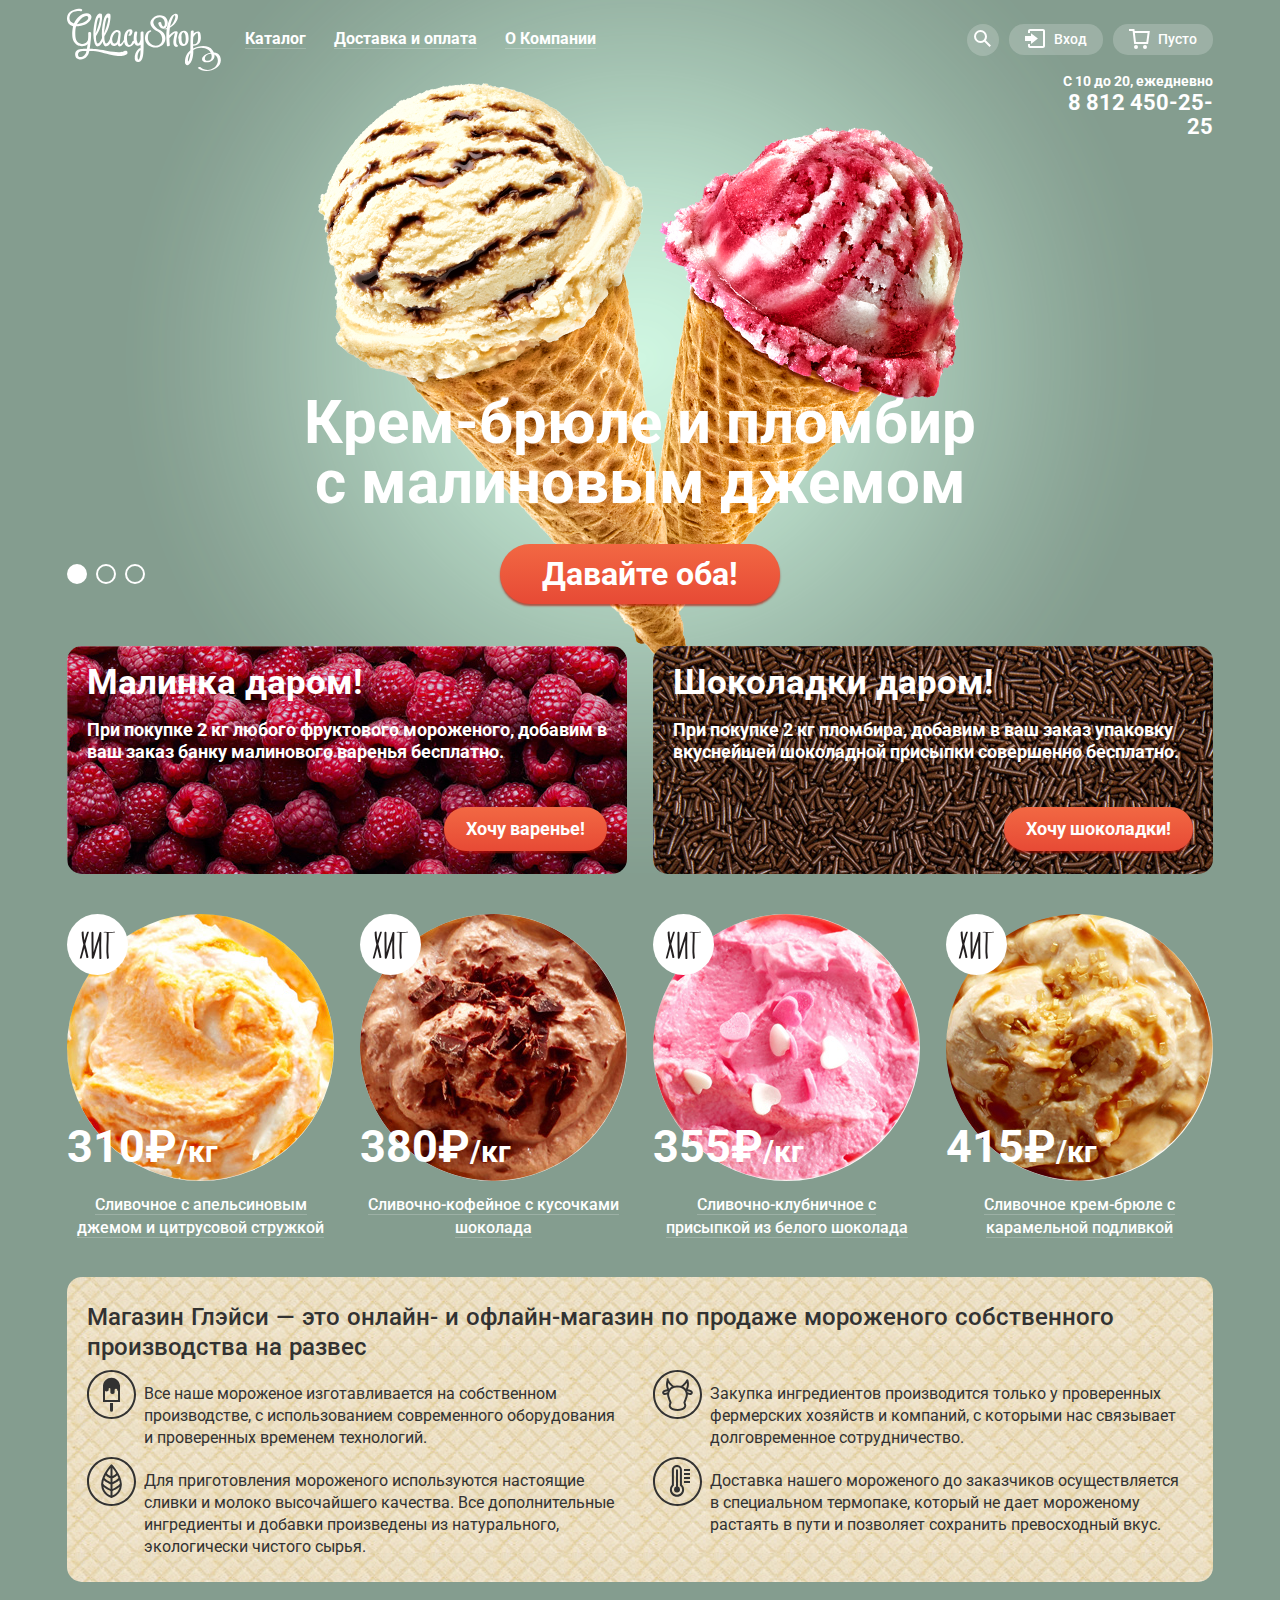
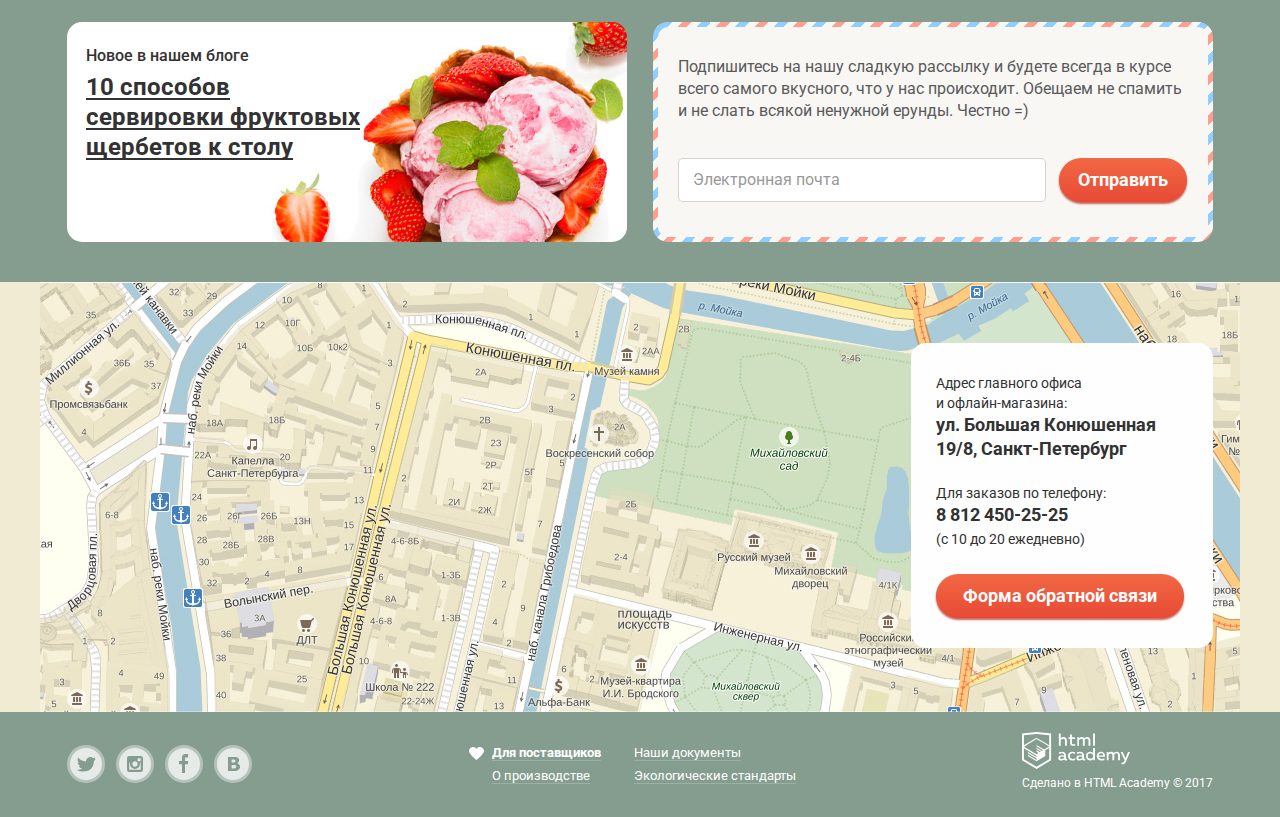
<file: glacy/index.html>
<!DOCTYPE html>
<html lang="ru">
  <head>
    <meta charset="utf-8">
    <title>HTML Academy: Глейси</title>
    <link href="https://fonts.googleapis.com/css?family=Roboto:400,500,700" rel="stylesheet">
    <link href="css/normalize.css" rel="stylesheet">
    <link href="css/style.min.css" rel="stylesheet">
    <meta name="format-detection" content="telephone=no">
  </head>
  <body>
    <input class="visually-hidden slide-1" type="radio" id="product-1" name="toggle" checked>
    <input class="visually-hidden slide-2" type="radio" id="product-2" name="toggle">
    <input class="visually-hidden slide-3" type="radio" id="product-3" name="toggle">
    <div class="site-wrapper">
      <div class="page-wrapper">
        <header class="main-header">
          <nav class="main-navigation">
            <a class="main-header-logo">
              <img src="img/logo.svg" width="154" height="64" alt="Логотип Gllacy Shop">
            </a>
            <ul class="site-navigation">
              <li class="menu-item" tabindex="0">
                <a>Каталог</a>
                <ul class="submenu">
                  <li class="submenu-item submenu-item-new">
                    <a href="#">Новинки</a>
                  </li>
                  <li class="submenu-item">
                    <a href="catalog.html">Сливочное</a>
                  </li>
                  <li class="submenu-item">
                    <a href="#">Щербеты</a>
                  </li>
                  <li class="submenu-item">
                    <a href="#">Фруктовый лед</a>
                  </li>
                  <li class="submenu-item">
                    <a href="#">Мелорин</a>
                  </li>
                </ul>
              </li>
              <li class="menu-item"><a href="#">Доставка и оплата</a></li>
              <li class="menu-item"><a href="#">О Компании</a></li>
            </ul>
            <ul class="user-navigation">
              <li class="search">
                <a class="search-link" href="#"><span class="visually-hidden">Поиск</span>
                <svg xmlns="http://www.w3.org/2000/svg" xmlns:xlink="http://www.w3.org/1999/xlink" width="17" height="17" viewBox="0 0 17 17"><path d="M16.958 15.527L11.75 10.32A6.455 6.455 0 0 0 13 6.5 6.5 6.5 0 1 0 6.5 13a6.465 6.465 0 0 0 3.839-1.263l5.205 5.204 1.414-1.414zM6.5 11C4.019 11 2 8.981 2 6.5S4.019 2 6.5 2 11 4.019 11 6.5 8.981 11 6.5 11z"/></svg>
              </a>
              <div class="popup popup-search">
                <form class="search-form" action="https://echo.htmlacademy.ru" method="get">
                  <label class="visually-hidden" for="search">Поиск</label>
                  <input type="search" name="search" id="search" placeholder="Что ищем?">
                </form>
              </div>
            </li>
            <li class="login">
              <a class="login-link" href="#"><svg xmlns="http://www.w3.org/2000/svg" xmlns:xlink="http://www.w3.org/1999/xlink" width="21" height="19" viewBox="0 0 21 19"><g><path d="M6 14.875L12.917 9.5 6 4.125v2.917H-.042v4.917H6z"/><path d="M18 0H5C3.9 0 3 .9 3 2v2h2V2h13v15H5v-2H3v2c0 1.1.9 2 2 2h13c1.1 0 2-.9 2-2V2c0-1.1-.9-2-2-2z"/></g></svg>Вход</a>
              <div class="popup popup-login">
                <h2 class="visually-hidden">Личный кабинет</h2>
                <form class="login-form" action="https://echo.htmlacademy.ru" method="post">
                  <p class="login-field" >
                    <label class="visually-hidden" for="user-email">Электронная почта</label>
                    <input id="user-email" type="email" name="user-email" placeholder="Электронная почта">
                  </p>
                  <p class="login-field" >
                    <label class="visually-hidden" for="user-password">Пароль</label>
                    <input id="user-password" type="password" name="password" placeholder="Пароль">
                  </p>
                  <button class="button login-button" type="submit" name="login-button">
                  Войти
                  </button>
                  <div class="login-links">
                    <a href="#">Забыли пароль?</a>
                    <a href="#">Новая регистрация</a>
                  </div>
                </form>
              </div>
            </li>
            <li class="basket basket-empty">
              <a class="basket-link basket-empty-link" href="#">
                <svg xmlns="http://www.w3.org/2000/svg" width="21" height="20" viewBox="0 0 21 20"><g><path d="M5.657 2.031L5.422 0H0v2h3.64l1.5 13h13.988l1.699-12.969H5.657zM17.372 13H6.922L5.888 4.031h12.66L17.372 13z"/><circle cx="6.984" cy="18" r="2"/><circle cx="15.984" cy="18" r="2"/></g></svg>
              Пусто</a>
            </li>
          </ul>
        </nav>
        <p class="contacts">
          С 10 до 20, ежедневно
          <a href="tel:+7-812-450-25-25">8&nbsp;812 450-25-25</a>
        </p>
      </header>
      <section class="slider">
        <div class="slider-controls">
          <label for="product-1" tabindex="0">Первый</label>
          <label for="product-2" tabindex="0">Второй</label>
          <label for="product-3" tabindex="0">Третий</label>
        </div>
        <ul class="slider-list">
          <li class="slider-item slide slide1" id="slide1">
            <h3 class="slide-title">
            Крем-брюле и пломбир с малиновым джемом
            </h3>
            <a class="button slide-button" href="#">Давайте оба!</a>
          </li>
          <li class="slider-item slide slide2" id="slide2">
            <h3 class="slide-title">
            Шоколадный пломбир и лимонный сорбет
            </h3>
            <a class="button slide-button" href="#">Давайте оба!</a>
          </li>
          <li class="slider-item slide slide3" id="slide3">
            <h3 class="slide-title">
            Пломбир с помадкой и клубничный щербет
            </h3>
            <a class="button slide-button" href="#">Давайте оба!</a>
          </li>
        </ul>
      </section>
      <main>
        <h1 class="visually-hidden">Магазин мороженого "Gllacy Shop"</h1>
        <section class="column-wrapper">
          <div class="profit profit-raspberry">
            <h2>Малинка даром!</h2>
            <p>При покупке 2 кг любого фруктового мороженого, добавим в ваш заказ банку малинового варенья бесплатно.</p>
            <div class="right-container">
              <a class="button profit-button" href="#">Хочу варенье!</a>
            </div>
          </div>
          <div class="profit profit-chocolate">
            <h2>Шоколадки даром!</h2>
            <p>При покупке 2 кг пломбира, добавим в ваш заказ упаковку вкуснейшей шоколадной присыпки совершенно бесплатно.</p>
            <div class="right-container">
              <a class="button profit-button" href="#">Хочу шоколадки!</a>
            </div>
          </div>
        </section>
        <section class="catalog">
          <h2 class="visually-hidden">Популярное мороженое</h2>
          <ul class="catalog-list hit-list">
            <li class="catalog-item hit-item">
              <h3 class="catalog-item-title">
              <a href="#">Сливочное с апельсиновым джемом и цитрусовой стружкой</a>
              </h3>
              <p class="catalog-item-image">
                <img src="img/icecream-1.jpg" width="267" height="267" alt="Сливочное с апельсиновым джемом">
              </p>
              <p class="catalog-item-price">
                310&#8381;<span>/кг</span>
              </p>
              <a class="button catalog-item-button" href="#">Быстрый просмотр</a>
            </li>
            <li class="catalog-item hit-item">
              <h3 class="catalog-item-title">
              <a href="#">Сливочно-кофейное с кусочками шоколада</a>
              </h3>
              <p class="catalog-item-image">
                <img src="img/icecream-2.jpg" width="267" height="267" alt="Сливочно-кофейное с кусочками шоколада">
              </p>
              <p class="catalog-item-price">
                380&#8381;<span>/кг</span>
              </p>
              <a class="button" href="#">Быстрый просмотр</a>
            </li>
            <li class="catalog-item hit-item">
              <h3 class="catalog-item-title">
              <a href="#">Сливочно-клубничное с присыпкой из белого шоколада</a>
              </h3>
              <p class="catalog-item-image">
                <img src="img/icecream-3.jpg" width="267" height="267" alt="Сливочно-клубничное">
              </p>
              <p class="catalog-item-price">
                355&#8381;<span>/кг</span>
              </p>
              <a class="button" href="#">Быстрый просмотр</a>
            </li>
            <li class="catalog-item hit-item">
              <h3 class="catalog-item-title">
              <a href="#">Сливочное крем-брюле с карамельной подливкой</a>
              </h3>
              <p class="catalog-item-image">
                <img src="img/icecream-4.jpg" width="267" height="267" alt="Сливочное крем-брюле с карамельной подливкой">
              </p>
              <p class="catalog-item-price">
                415&#8381;<span>/кг</span>
              </p>
              <a class="button" href="#">Быстрый просмотр</a>
            </li>
          </ul>
        </section>
        <section class="features">
          <h2 class="features-title">Магазин Глэйси — это онлайн- и офлайн-магазин по продаже мороженого собственного производства на развес</h2>
          <ul class="features-list">
            <li class="feature-item feature-technology">
              Все наше мороженое изготавливается на собственном производстве, с использованием современного оборудования и проверенных временем технологий.
            </li>
            <li class="feature-item feature-providers">
              Закупка ингредиентов  производится только у проверенных фермерских хозяйств и компаний, с которыми нас связывает долговременное сотрудничество.
            </li>
            <li class="feature-item feature-ingredients">
              Для приготовления мороженого используются настоящие сливки и молоко высочайшего качества. Все дополнительные ингредиенты и добавки произведены из натурального, экологически чистого сырья.
            </li>
            <li class="feature-item feature-delivery">
              Доставка нашего мороженого до заказчиков осуществляется в специальном термопаке, который не дает мороженому растаять в пути и позволяет сохранить превосходный вкус.
            </li>
          </ul>
        </section>
        <div class="column-wrapper">
          <article class="news">
            <h2 class="news-title">Новое в нашем блоге</h2>
            <div class="news-link">
              <a href="#">10 способов сервировки фруктовых щербетов к столу</a>
            </div>
          </article>
          <section class="subscription">
            <h2 class="visually-hidden">Подписка</h2>
            <p class="subscription-description">Подпишитесь на нашу сладкую рассылку и будете всегда в курсе всего самого вкусного, что у нас происходит. Обещаем не спамить и не слать всякой ненужной ерунды. Честно =)
            </p>
            <form class="subscription-form" action="https://echo.htmlacademy.ru" method="post">
              <label class="visually-hidden" for="subscription-email">Электронная почта</label>
              <input class="subscription-form-email" id="subscription-email" type="email" name="subscription-email" placeholder="Электронная почта">
              <button class="button subscription-button" type="submit" name="subscription-button">Отправить</button>
            </form>
          </section>
        </div>
      </main>
    </div>
    <div class="map">
      <iframe src="https://yandex.ru/map-widget/v1/-/CBFpfSGXCD" ></iframe>
      <img src="img/map.jpg" width="1200" height="430" alt="Санкт-Петербург, ул. Большая Конюшенная, 19/8">
    </div>
    <div class="page-wrapper">
      <footer class="main-footer">
        <div class="map-contacts">
          <p class="contacts-address">
            Адрес&nbsp;главного&nbsp;офиса
            и&nbsp;офлайн&#8209;магазина:
            <span class="contacts-details">
              ул.&nbsp;Большая&nbsp;Конюшенная
              19/8,&nbsp;Санкт-Петербург
            </span>
          </p>
          <p class="contacts-phone">
            Для заказов&nbsp;по&nbsp;телефону:
            <span class="contacts-details">
              <a href="tel:+7-812-450-25-25">8&nbsp;812&nbsp;450-25-25</a>
            </span>
            (с&nbsp;10&nbsp;до&nbsp;20&nbsp;ежедневно)
          </p>
          <a class="button feedback-call-button" href="feedback.html">Форма обратной связи</a>
        </div>
        <div class="main-footer-social">
          <ul class="social-list">
            <li><a class="social-link social-link-tw" href="#"><span class="visually-hidden">Твиттер</span></a></li>
            <li><a class="social-link social-link-inst" href="#"><span class="visually-hidden">Инстаграм</span></a></li>
            <li><a class="social-link social-link-fb" href="#"><span class="visually-hidden">Фейсбук</span></a></li>
            <li><a class="social-link social-link-vk" href="#"><span class="visually-hidden">Вконтакте</span></a></li>
          </ul>
        </div>
        <div class="additional-navigation">
          <ul class="additional-navigation-list">
            <li class="provider">
              <a href="#">
                <svg xmlns="http://www.w3.org/2000/svg" width="15" height="13" viewBox="0 0 15 13"><path d="M10.799 0c-1.35 0-2.551.65-3.3 1.661A4.097 4.097 0 0 0 4.199 0C1.875 0 0 1.806 0 4.044 0 7.223 7.499 13 7.499 13s7.499-5.777 7.499-8.956C14.998 1.806 13.123 0 10.799 0z"/></svg>Для поставщиков</a>
              </li>
              <li><a href="#">Наши документы</a></li>
              <li><a href="#">О производстве</a></li>
              <li><a href="#">Экологические стандарты</a></li>
            </ul>
          </div>
          <p class="footer-copyright">
            <a class="htmlacademy-logo" href="https://htmlacademy.ru/intensive/htmlcss">
              <img src="img/htmlacademy-logo.svg" width="108" height="39" alt="Логотип HTML Academy">
            </a>
            Сделано в
            <a class="copyright-link" href="https://htmlacademy.ru/intensive/htmlcss">HTML Academy</a>
            &#169; 2017
          </p>
        </footer>
      </div>
      
      <section class="modal modal-feedback">
        <h2 class="modal-title">Мы обязательно вам ответим!</h2>
        <form class="feedback-form" action="https://echo.htmlacademy.ru" method="post">
          <p>
            <label class="visually-hidden" for="user-name">Имя</label>
            <input class="feedback-field" id="user-name" type="text" name="name" placeholder="Как вас зовут?">
          </p>
          <p>
            <label class="visually-hidden" for="feedback-email">Электронная почта</label>
            <input class="feedback-field" id="feedback-email" type="email" name="feedback-email" placeholder="Ваша почта для ответа?">
          </p>
          <p>
            <label class="visually-hidden" for="feedback-comment">Комментарий</label>
            <textarea class="feedback-form-comment" name="feedback-comment" id="feedback-comment" placeholder="Напишите что-нибудь..."></textarea>
          </p>
          <div class="right-container">
            <button class="button feedback-button" type="submit" name="feedback-button">
              Отправить
            </button>
          </div>
        </form>
        <button class="modal-close" type="button">
        Закрыть
        </button>
      </section>
      <div class="overlay"></div>
    </div>
    <script src="js/script.min.js"></script>
  </body>
</html>
</file>
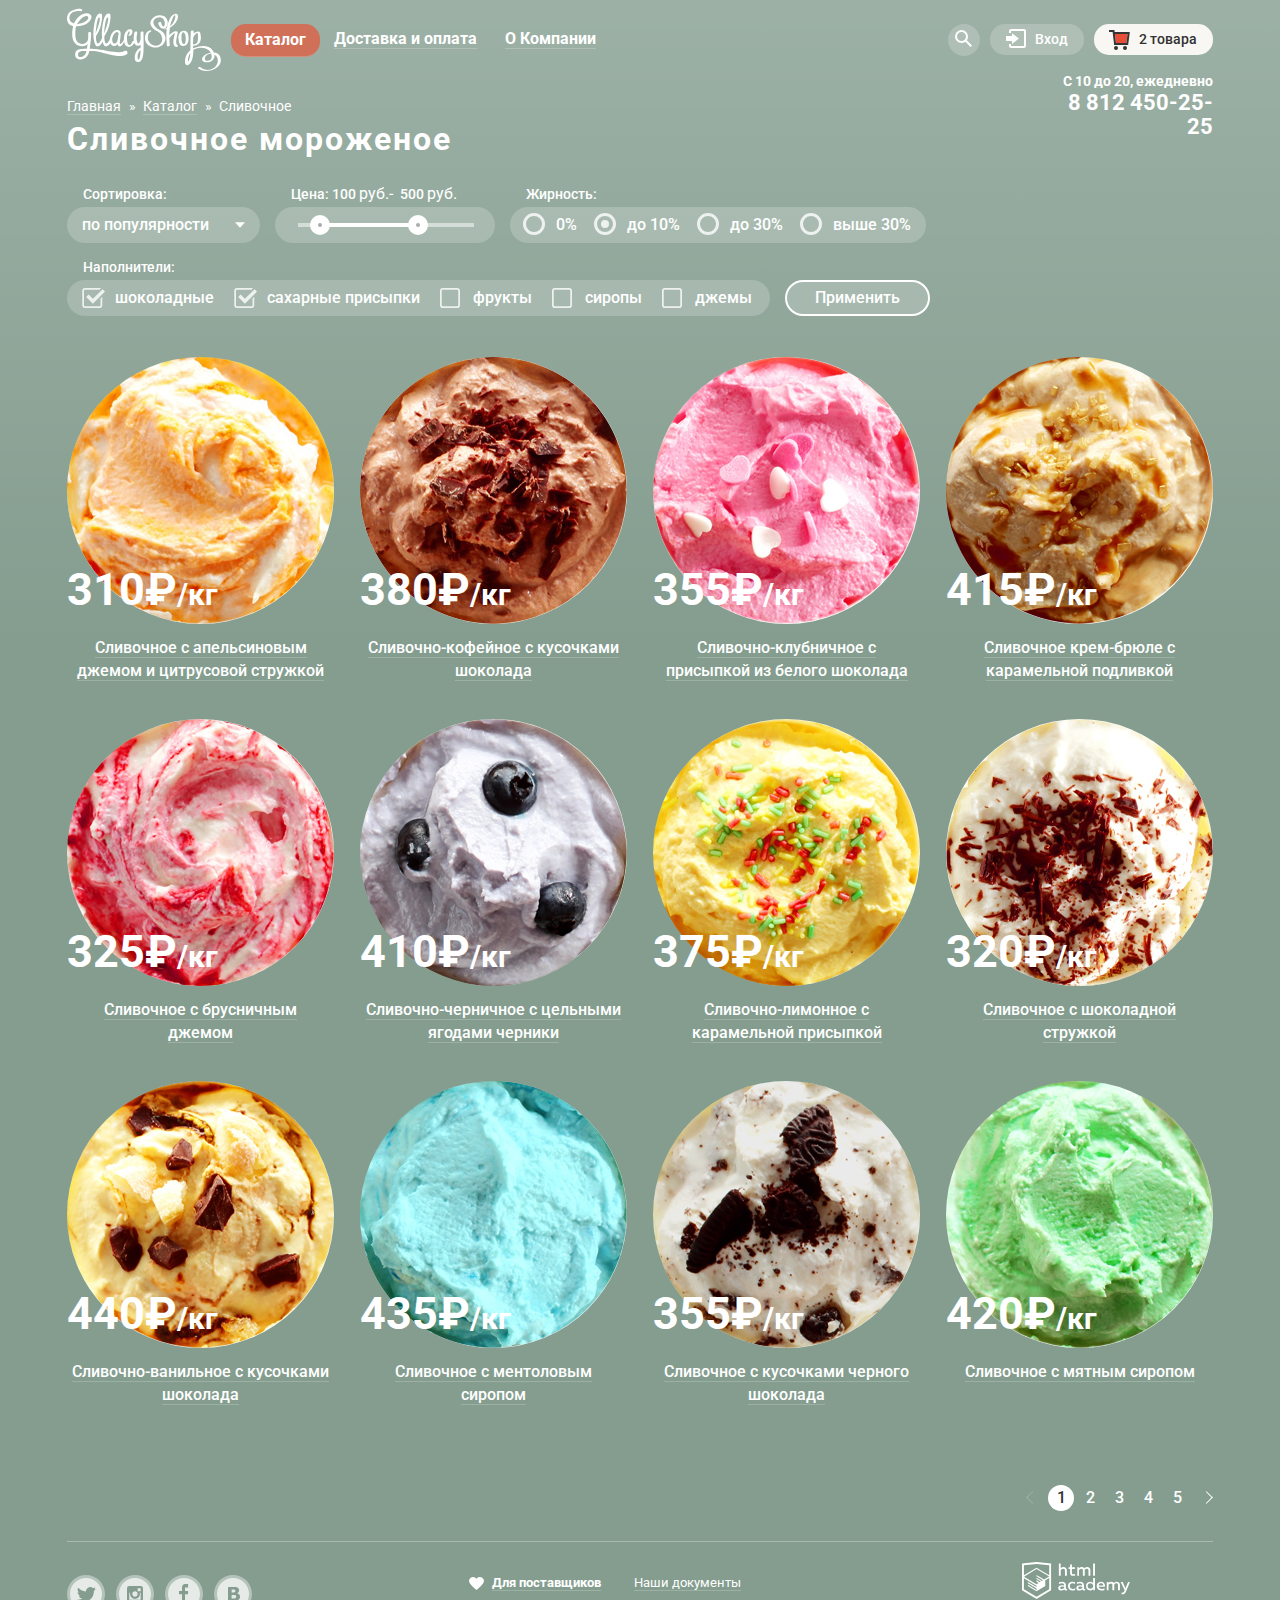
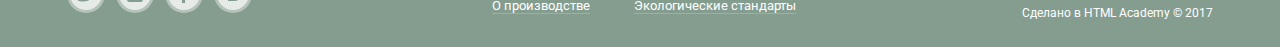
<file: glacy/catalog.html>
<!DOCTYPE html>
<html lang="ru">
  <head>
    <meta charset="utf-8">
    <title>HTML Academy: Глейси</title>
    <link href="https://fonts.googleapis.com/css?family=Roboto:400,500,700" rel="stylesheet">
    <link href="css/normalize.css" rel="stylesheet">
    <link href="css/style.min.css" rel="stylesheet">
  </head>
  <body>
    <div class="inner-site-wrapper">
      <div class="page-wrapper">
        <header class="main-header">
          <nav class="main-navigation">
            <a class="main-header-logo" href="index.html">
              <img src="img/logo.svg" width="154" height="64" alt="Логотип Gllacy Shop">
            </a>
            <ul class="site-navigation">
              <li class="menu-item" tabindex="0">
                <a class="site-navigation-current">Каталог</a>
                <ul class="submenu">
                  <li class="submenu-item submenu-item-new">
                    <a href="#">Новинки</a>
                  </li>
                  <li class="submenu-item submenu-item-current">
                    <a>Сливочное</a>
                  </li>
                  <li class="submenu-item">
                    <a href="#">Щербеты</a>
                  </li>
                  <li class="submenu-item">
                    <a href="#">Фруктовый лед</a>
                  </li>
                  <li class="submenu-item">
                    <a href="#">Мелорин</a>
                  </li>
                </ul>
              </li>
              <li class="menu-item"><a href="#">Доставка и оплата</a></li>
              <li class="menu-item"><a href="#">О Компании</a></li>
            </ul>
            <ul class="user-navigation">
              <li class="search">
                <a class="search-link" href="#"><span class="visually-hidden">Поиск</span>
                <svg xmlns="http://www.w3.org/2000/svg" xmlns:xlink="http://www.w3.org/1999/xlink" width="17" height="17" viewBox="0 0 17 17"><path d="M16.958 15.527L11.75 10.32A6.455 6.455 0 0 0 13 6.5 6.5 6.5 0 1 0 6.5 13a6.465 6.465 0 0 0 3.839-1.263l5.205 5.204 1.414-1.414zM6.5 11C4.019 11 2 8.981 2 6.5S4.019 2 6.5 2 11 4.019 11 6.5 8.981 11 6.5 11z"/></svg>
              </a>
              <div class="popup popup-search">
                <form class="search-form" action="https://echo.htmlacademy.ru" method="get">
                  <label class="visually-hidden" for="search">Поиск</label>
                  <input type="search" name="search" id="search" placeholder="Что ищем?">
                </form>
              </div>
            </li>
            <li class="login">
              <a class="login-link" href="#">Вход<svg xmlns="http://www.w3.org/2000/svg" xmlns:xlink="http://www.w3.org/1999/xlink" width="21" height="19" viewBox="0 0 21 19"><g><path d="M6 14.875L12.917 9.5 6 4.125v2.917H-.042v4.917H6z"/><path d="M18 0H5C3.9 0 3 .9 3 2v2h2V2h13v15H5v-2H3v2c0 1.1.9 2 2 2h13c1.1 0 2-.9 2-2V2c0-1.1-.9-2-2-2z"/></g></svg></a>
              <div class="popup popup-login">
                <h2 class="visually-hidden">Личный кабинет</h2>
                <form class="login-form" action="https://echo.htmlacademy.ru" method="post">
                  <p class="login-field">
                    <label class="visually-hidden" for="user-email">Электронная почта</label>
                    <input class="login-field" id="user-email" type="email" name="user-email" placeholder="Электронная почта">
                  </p>
                  <p class="login-field">
                    <label class="visually-hidden" for="user-password">Пароль</label>
                    <input class="login-field" id="user-password" type="password" name="password" placeholder="Пароль">
                  </p>
                  <button class="button login-button" type="submit" name="login-button">
                  Войти
                  </button>
                  <div class="login-links">
                    <a href="#">Забыли пароль?</a>
                    <a href="#">Новая регистрация</a>
                  </div>
                </form>
              </div>
            </li>
            <li class="basket basket-notempty">
              <a class=" basket-link basket-notempty-link" href="#"><svg xmlns="http://www.w3.org/2000/svg" width="21" height="20" viewBox="0 0 21 20"><path fill="#E84D37" d="M5.888 4.031L6.922 13h10.45l1.176-8.969z"/><circle fill="#343434" cx="6.984" cy="18" r="2"/><circle fill="#343434" cx="15.984" cy="18" r="2"/><path fill="#343434" d="M5.657 2.031L5.422 0H0v2h3.64l1.5 13h13.988l1.699-12.969H5.657zM17.372 13H6.922L5.888 4.031h12.66L17.372 13z"/></svg>
            2 товара</a>
            <div class="popup popup-basket">
              <form class="basket-form" action="https://echo.htmlacademy.ru" method="post">
                <table class="basket-table">
                  <tr class="row-1">
                    <td class="column-1">
                      <button class="button-delete" type="button">
                      Удалить
                      </button>
                    </td>
                    <td class="column-2">
                      <img src="img/icecream-basket-1.jpg" width="33" height="33" alt="Апельсиновый пломбир">
                    </td>
                    <td class="column-3">Пломбир с апельсиновым джемом</td>
                    <td class="column-4">
                      1,5 кг х <span class="basket-price">200 руб.</span>
                    </td>
                    <td class="column-5">300 руб.</td>
                  </tr>
                  <tr class="row-2">
                    <td class="column-1">
                      <button class="button-delete" type="button">
                      Удалить
                      </button>
                    </td>
                    <td class="column-2">
                      <img src="img/icecream-basket-2.jpg" width="33" height="33" alt="Клубничный пломбир">
                    </td>
                    <td class="column-3">Клубничный пломбир с присыпкой из белого шоколада</td>
                    <td class="column-4">
                      1,5 кг х <span class="basket-price">300 руб.</span>
                    </td>
                    <td class="column-5">450 руб.</td>
                  </tr>
                </table>
                <p class="total-price">Итого: 750 руб.</p>
                <div class="right-container">
                  <button class="button order-button" type="submit" name="order-button">
                  Оформить заказ
                  </button>
                </div>
              </form>
            </div>
          </li>
        </ul>
      </nav>
      <p class="contacts">
        С 10 до 20, ежедневно
        <a href="tel:+7-812-450-25-25">8&nbsp;812 450-25-25</a>
      </p>
    </header>
    <main>
      <ul class="breadcrumbs">
        <li><a href="index.html">Главная</a></li>
        <li><a href="#">Каталог</a></li>
        <li class="breadcrumbs-current">Сливочное</li>
      </ul>
      <h1 class="page-title">Сливочное мороженое</h1>
      <section class="catalog-filter">
        <h2 class="visually-hidden">Фильтр мороженого</h2>
        <form class="filter" method="get" action="https://echo.htmlacademy.ru">
          <div class="filter-field">
            <div class="filter-title">
              <label for="sorting">Сортировка:</label>
            </div>
            <div class="input-field filter-select">
              <select class="select-list" name="sorting" id="sorting">
                <option value="popular">по популярности</option>
                <option value="price-increase">сначала недорогие</option>
                <option value="price-decrease">сначала дорогие</option>
                <option value="fat">по жирности</option>
              </select>
            </div>
          </div>
          <div class="filter-field filter-range">
            <div class="filter-title range-title">Цена:</div>
            <div class="price-controls">
              <label class="min-price"><input type="text" name="min-price" value="100">руб.- </label>
              <label class="max-price"><input type="text" name="max-price" value="500">руб.</label>
            </div>
            <div class="range-controls input-field">
              <div class="scale">
                <div class="bar"></div>
              </div>
              <div class="range-toggle range-toggle-min"></div>
              <div class="range-toggle range-toggle-max"></div>
            </div>
          </div>
          <div class="filter-field filter-radio">
            <div class="filter-title radio-title">Жирность:</div>
            <ul class="input-field">
              <li class="filter-radio-option">
                <input class="visually-hidden filter-input-radio" type="radio" name="fats" id="0" value="0">
                <label for="0">0%</label>
              </li>
              <li class="filter-radio-option">
                <input class="visually-hidden filter-input-radio" type="radio" name="fats" id="10" value="10" checked>
                <label for="10">до 10%</label>
              </li>
              <li class="filter-radio-option">
                <input class="visually-hidden filter-input-radio" type="radio" name="fats" id="until30" value="until30">
                <label for="until30">до 30%</label>
              </li>
              <li class="filter-radio-option">
                <input class="visually-hidden filter-input-radio" type="radio" name="fats" id="beyond30" value="beyond30">
                <label for="beyond30">выше 30%</label>
              </li>
            </ul>
          </div>
          <div class="filter-field filter-chekbox">
            <div class="filter-title">Наполнители:</div>
            <ul class="input-field">
              <li class="filter-checkbox-option">
                <input class="visually-hidden filter-input-checkbox" type="checkbox" name="choko" id="choko" checked>
                <label for="choko">шоколадные</label>
              </li>
              <li class="filter-checkbox-option">
                <input class="visually-hidden filter-input-checkbox" type="checkbox" name="shugar" id="shugar" checked>
                <label for="shugar">сахарные присыпки</label>
              </li>
              <li class="filter-checkbox-option">
                <input class="visually-hidden filter-input-checkbox" type="checkbox" name="fruits" id="fruits">
                <label for="fruits">фрукты</label>
              </li>
              <li class="filter-checkbox-option">
                <input class="visually-hidden filter-input-checkbox" type="checkbox" name="syrup" id="syrup">
                <label for="syrup">сиропы</label>
              </li>
              <li class="filter-checkbox-option">
                <input class="visually-hidden filter-input-checkbox" type="checkbox" name="jam" id="jam">
                <label for="jam">джемы</label>
              </li>
            </ul>
          </div>
          <button type="submit" class="filter-button filter-field">
          Применить
          </button>
        </form>
      </section>
      <section class="catalog">
        <h2 class="visually-hidden">Каталог сливочного мороженого</h2>
        <ul class="catalog-list">
          <li class="catalog-item">
            <h3 class="catalog-item-title">
            <a href="#">Сливочное с апельсиновым джемом и цитрусовой стружкой</a>
            </h3>
            <p class="catalog-item-image">
              <img src="img/icecream-1.jpg" width="267" height="267" alt="Сливочное с апельсиновым джемом">
            </p>
            <p class="catalog-item-price">
              310&#8381;<span>/кг</span>
            </p>
            <a class="button catalog-item-button" href="#">Быстрый просмотр</a>
          </li>
          <li class="catalog-item">
            <h3 class="catalog-item-title">
            <a href="#">Сливочно-кофейное с кусочками шоколада</a>
            </h3>
            <p class="catalog-item-image">
              <img src="img/icecream-2.jpg" width="267" height="267" alt="Сливочно-кофейное с кусочками шоколада">
            </p>
            <p class="catalog-item-price">
              380&#8381;<span>/кг</span>
            </p>
            <a class="button" href="#">Быстрый просмотр</a>
          </li>
          <li class="catalog-item">
            <h3 class="catalog-item-title">
            <a href="#">Сливочно-клубничное с присыпкой из белого шоколада</a>
            </h3>
            <p class="catalog-item-image">
              <img src="img/icecream-3.jpg" width="267" height="267" alt="Сливочно-клубничное">
            </p>
            <p class="catalog-item-price">
              355&#8381;<span>/кг</span>
            </p>
            <a class="button" href="#">Быстрый просмотр</a>
          </li>
          <li class="catalog-item">
            <h3 class="catalog-item-title">
            <a href="#">Сливочное крем-брюле с карамельной подливкой</a>
            </h3>
            <p class="catalog-item-image">
              <img src="img/icecream-4.jpg" width="267" height="267" alt="Сливочное крем-брюле с карамельной подливкой">
            </p>
            <p class="catalog-item-price">
              415&#8381;<span>/кг</span>
            </p>
            <a class="button" href="#">Быстрый просмотр</a>
          </li>
          <li class="catalog-item">
            <h3 class="catalog-item-title">
            <a href="#">Сливочное с брусничным джемом</a>
            </h3>
            <p class="catalog-item-image">
              <img src="img/icecream-5.jpg" width="267" height="267" alt="Сливочное с брусничным джемом">
            </p>
            <p class="catalog-item-price">
              325&#8381;<span>/кг</span>
            </p>
            <a class="button" href="#">Быстрый просмотр</a>
          </li>
          <li class="catalog-item">
            <h3 class="catalog-item-title">
            <a href="#">Сливочно-черничное с цельными ягодами черники</a>
            </h3>
            <p class="catalog-item-image">
              <img src="img/icecream-6.jpg" width="267" height="267" alt="Сливочно-черничное с цельными ягодами черники">
            </p>
            <p class="catalog-item-price">
              410&#8381;<span>/кг</span>
            </p>
            <a class="button" href="#">Быстрый просмотр</a>
          </li>
          <li class="catalog-item">
            <h3 class="catalog-item-title">
            <a href="#">Сливочно-лимонное с карамельной присыпкой</a>
            </h3>
            <p class="catalog-item-image">
              <img src="img/icecream-7.jpg" width="267" height="267" alt="Сливочно-лимонное с карамельной присыпкой">
            </p>
            <p class="catalog-item-price">
              375&#8381;<span>/кг</span>
            </p>
            <a class="button" href="#">Быстрый просмотр</a>
          </li>
          <li class="catalog-item">
            <h3 class="catalog-item-title">
            <a href="#">Сливочное с шоколадной стружкой</a>
            </h3>
            <p class="catalog-item-image">
              <img src="img/icecream-8.jpg" width="267" height="267" alt="Сливочное с шоколадной стружкой">
            </p>
            <p class="catalog-item-price">
              320&#8381;<span>/кг</span>
            </p>
            <a class="button" href="#">Быстрый просмотр</a>
          </li>
          <li class="catalog-item">
            <h3 class="catalog-item-title">
            <a href="#">Сливочно-ванильное с кусочками шоколада</a>
            </h3>
            <p class="catalog-item-image">
              <img src="img/icecream-9.jpg" width="267" height="267" alt="Сливочно-ванильное с кусочками шоколада">
            </p>
            <p class="catalog-item-price">
              440&#8381;<span>/кг</span>
            </p>
            <a class="button" href="#">Быстрый просмотр</a>
          </li>
          <li class="catalog-item">
            <h3 class="catalog-item-title">
            <a href="#">Сливочноe с ментоловым сиропом</a>
            </h3>
            <p class="catalog-item-image">
              <img src="img/icecream-10.jpg" width="267" height="267" alt="Сливочноe с ментоловым сиропом">
            </p>
            <p class="catalog-item-price">
              435&#8381;<span>/кг</span>
            </p>
            <a class="button" href="#">Быстрый просмотр</a>
          </li>
          <li class="catalog-item">
            <h3 class="catalog-item-title">
            <a href="#">Сливочное с кусочками черного шоколада</a>
            </h3>
            <p class="catalog-item-image">
              <img src="img/icecream-11.jpg" width="267" height="267" alt="Сливочное с кусочками черного шоколада">
            </p>
            <p class="catalog-item-price">
              355&#8381;<span>/кг</span>
            </p>
            <a class="button" href="#">Быстрый просмотр</a>
          </li>
          <li class="catalog-item">
            <h3 class="catalog-item-title">
            <a href="#">Сливочное с мятным сиропом</a>
            </h3>
            <p class="catalog-item-image">
              <img src="img/icecream-12.jpg" width="267" height="267" alt="Сливочное с мятным сиропом">
            </p>
            <p class="catalog-item-price">
              420&#8381;<span>/кг</span>
            </p>
            <a class="button" href="#">Быстрый просмотр</a>
          </li>
        </ul>
        <ul class="pagination-list">
          <li class="pagination-item"><a class="prev disabled"><span class="visually-hidden">Назад</span></a></li>
          <li class="pagination-item pagination-item-current"><a>1</a></li>
          <li class="pagination-item"><a href="#">2</a></li>
          <li class="pagination-item"><a href="#">3</a></li>
          <li class="pagination-item"><a href="#">4</a></li>
          <li class="pagination-item"><a href="#">5</a></li>
          <li class="pagination-item-next"><a class="next" href="#"><span class="visually-hidden">Вперед</span></a></li>
        </ul>
      </section>
    </main>
    <footer class="main-footer footer-catalog">
      <div class="main-footer-social">
        <ul class="social-list">
          <li><a class="social-link social-link-tw" href="#"><span class="visually-hidden">Твиттер</span></a></li>
          <li><a class="social-link social-link-inst" href="#"><span class="visually-hidden">Инстаграм</span></a></li>
          <li><a class="social-link social-link-fb" href="#"><span class="visually-hidden">Фейсбук</span></a></li>
          <li><a class="social-link social-link-vk" href="#"><span class="visually-hidden">Вконтакте</span></a></li>
        </ul>
      </div>
      <div class="additional-navigation">
        <ul class="additional-navigation-list">
          <li class="provider">
            <a href="#">
              <svg xmlns="http://www.w3.org/2000/svg" width="15" height="13" viewBox="0 0 15 13"><path d="M10.799 0c-1.35 0-2.551.65-3.3 1.661A4.097 4.097 0 0 0 4.199 0C1.875 0 0 1.806 0 4.044 0 7.223 7.499 13 7.499 13s7.499-5.777 7.499-8.956C14.998 1.806 13.123 0 10.799 0z"/></svg>
            Для поставщиков</a>
          </li>
          <li><a href="#">Наши документы</a></li>
          <li><a href="#">О производстве</a></li>
          <li><a href="#">Экологические стандарты</a></li>
        </ul>
      </div>
      <p class="footer-copyright">
        <a class="htmlacademy-logo" href="https://htmlacademy.ru/intensive/htmlcss">
          <img src="img/htmlacademy-logo.svg" width="108" height="39" alt="Логотип HTML Academy">
        </a>
        Сделано в
        <a class="copyright-link" href="https://htmlacademy.ru/intensive/htmlcss">HTML Academy</a>
        &#169; 2017
      </p>
    </footer>
  </div>
</div>
</body>
</html>
</file>
<file: glacy/css/style.min.css>
@keyframes increase{0%{transform:scale(0)}to{transform:scale(1)}}@keyframes decrease{0%,to{transform:scale(1)}50%{transform:scale(.6)}}html{-webkit-box-sizing:border-box;box-sizing:border-box}*,::after,::before{box-sizing:inherit}body{margin:0;min-width:1200px;font-family:"Roboto",Arial,sans-serif;font-size:16px;line-height:22px;font-weight:400;color:#fff}a{text-decoration:none}img{max-width:100%;height:auto}.visually-hidden{position:absolute;width:1px;height:1px;margin:-1px;border:0;padding:0;white-space:nowrap;clip-path:inset(100%);clip:rect(0 0 0 0);overflow:hidden}.site-wrapper{background-color:#849d8f;background-image:url(../img/slider-item1.png);background-repeat:no-repeat;background-position:top center;transition:background-image .5s ease,background-color .5s ease}.site-wrapper::after,.site-wrapper::before{content:"";visibility:hidden}.site-wrapper::before{background-image:url(../img/slider-item2.png)}.site-wrapper::after{background-image:url(../img/slider-item3.png)}.inner-site-wrapper{background-color:#849d8f;background-image:linear-gradient(180deg,rgba(255,255,255,.2) 0,transparent 650px)}.page-wrapper{width:1200px;margin:0 auto;padding:0 27px}.button{display:inline-block;vertical-align:middle;font-size:18px;line-height:24px;font-weight:700;text-align:center;color:#fefefe;background:#f26843;background-image:linear-gradient(180deg,#f26843 0%,#e74a35 100%);border-radius:22px;border:0;box-shadow:0 2px 2px 0 rgba(172,16,0,.64);cursor:pointer}.button:focus,.button:hover{background-image:linear-gradient(180deg,#f58669 0%,#ec6f5e 100%);box-shadow:0 2px 2px 0 #ac1000;outline:0}.button:active{background-image:linear-gradient(180deg,#d74632 0%,#e1613e 100%);box-shadow:inset 0 2px 2px 0 #ac1000}.main-header,.main-navigation{position:relative}.main-navigation{display:flex;padding-top:8px}.main-heder-logo{width:154;height:64}.site-navigation{display:flex;flex-wrap:wrap;width:400px;margin-left:10px}.site-navigation,.submenu{z-index:4;padding:0;list-style:none}.menu-item>a{display:block;margin:6px 14px;vertical-align:middle;color:#fff;line-height:18px;font-weight:700;border-bottom:1px solid rgba(255,255,255,.2)}.menu-item>a:focus,.menu-item>a:hover{color:#323232;margin:0;padding:6px 14px;background-color:#f7f6f3;border-radius:15px;outline:0}.menu-item>a[href]:active{color:#323232;margin:0;padding:7px 14px;background-color:#f7f6f3;border-radius:15px;box-shadow:inset 0 2px 1px 0 rgba(105,105,105,.4)}.menu-item .site-navigation-current{margin:0;padding:7px 14px;color:#fff;border-radius:15px;background-color:#d07058}.menu-item{position:relative}.menu-item:focus .submenu,.menu-item:hover .submenu,.submenu:hover{display:block;outline:0}.submenu{display:none;position:absolute;top:37px;left:-7px;border-radius:5px;background-color:#f8f7f4;box-shadow:0 20px 20px 0 rgba(0,0,0,.4);overflow:hidden}.submenu-item a{display:block;margin:0;padding:8px 22px;white-space:nowrap;font-size:14px;line-height:16px;font-weight:400;color:#323232}.submenu-item:last-child a{padding-bottom:11px}.submenu-item-new a{padding-top:10px;padding-bottom:12px;font-weight:700}.submenu::after{content:"";position:absolute;top:36px;left:6px;width:128px;height:1px;background-color:#d1d0ce}.submenu-item-current a{pointer-events:none;color:#fff;background-color:#d07058}.submenu-item a:focus,.submenu-item a:hover{background-color:#fbded7;outline:0}.submenu-item a:active{background-color:#f6b5a5}.user-navigation{display:flex;justify-content:middle;flex-wrap:wrap;margin-left:auto;padding:0;list-style:none}.basket-link,.login-link,.search-link{display:flex;margin-left:10px;font-size:14px;line-height:16px;font-weight:500;color:#fff;background-color:rgba(255,255,255,.2)}.basket-link,.login-link{padding:7px 16px 8px 45px;border-radius:15px}.user-navigation a:focus,.user-navigation a:hover{color:#323232;background-color:#f8f7f4;outline:0}.basket-link,.login,.login-link,.search,.search-link{position:relative}.search-link{align-items:center;justify-content:center;padding:0;width:32px;height:32px;border-radius:50%}.search svg{position:absolute;top:6px;left:7px;fill:#fff}.basket-empty svg,.login svg{position:absolute;top:5px;left:16px;fill:#fff}.basket-empty-link:focus svg,.basket-empty-link:hover svg,.login-link:focus svg,.login-link:hover svg,.search-link:focus svg,.search-link:hover svg{fill:#000}.basket-notempty-link{color:#323232;background-color:#f8f7f4}.basket-notempty svg{position:absolute;top:6px;left:15px}.popup{display:none;z-index:4}.popup-login,.popup-search{top:36px}.popup-basket,.popup-login,.popup-search{position:absolute;right:0;background-color:#f8f7f4;border-radius:5px;box-shadow:0 20px 20px 0 rgba(0,0,0,.4)}.popup-login{width:280px}.popup-basket{top:60px}.search-form input{margin:20px 15px;width:310px;padding:14px;font-size:14px;color:#323232;font-weight:700;border:0;border-radius:5px;box-shadow:inset 0 0 0 1px #d3d3d2}.popup input::-webkit-input-placeholder{color:#999;font-weight:400}.popup input::-moz-input-placeholder{color:#999;font-weight:400}.popup input:-ms-input-placeholder{color:#999;font-weight:400}.popup input::placeholder{color:#999;font-weight:400}.popup input:hover{font-weight:400;box-shadow:inset 0 0 0 2px #c7c6c5}.popup input:focus{font-weight:400;box-shadow:inset 0 0 0 2px #8fbdec;outline:0}.login-form{display:flex;flex-wrap:wrap;justify-content:space-between;padding:20px 18px 20px 20px}.login-field{margin:0}.login-field input{margin-bottom:17px;width:241px;padding:15px 14px;font-size:14px;color:#323232;font-weight:700;border:0;border-radius:5px;box-shadow:inset 0 0 0 1px #d3d3d2}.login-form button{padding:10px 25px;height:45px}.login-links{display:flex;flex-direction:column;width:120px}.login-links a{font-size:13px;line-height:24px;color:#323232;-webkit-text-decoration:underline #adacaa;text-decoration:underline #adacaa}.login-links a:focus,.login-links a:hover{color:#e84d37;-webkit-text-decoration:underline rgba(232,77,55,.3);text-decoration:underline rgba(232,77,55,.3);outline:0}.basket:focus .popup-basket,.basket:hover .popup-basket,.login:focus .popup-login,.login:hover .popup-login,.popup-basket:hover,.popup-login:hover,.popup-search:hover,.search:focus .popup-search,.search:hover .popup-search{display:block}.popup-basket{padding:2px 15px}.basket-table{padding:10px 0;margin-bottom:13px;font-size:13px;line-height:16px;color:#323232;border-bottom:1px solid #cacac7}.basket-table tr{text-align:center;vertical-align:middle}.basket-table td{padding:7px 0}.column-1{position:relative;width:12px}.column-2{width:57px}.column-3{width:220px;text-align:left}.column-4{width:145px}.row-2 .column-3{vertical-align:bottom}.column-5{width:65px;text-align:left}.button-delete{position:relative;width:12px;height:12px;font-size:0;background-color:transparent;border:0;cursor:pointer}.button-delete::after,.button-delete::before{content:"";position:absolute;top:0;left:3px;width:15px;height:1px;background-color:#000}.button-delete::before{transform:rotate(45deg)}.button-delete::after{transform:rotate(-45deg)}.basket-price{color:#999}.total-price{margin:0 0 14px;font-size:15px;line-height:18px;font-weight:700;color:#323232;text-align:right}.right-container{display:flex;justify-content:flex-end}.order-button{padding:10px 15px;margin-bottom:20px}.contacts{position:absolute;top:73px;right:0;margin:0;width:167px;font-size:14px;line-height:16px;font-weight:700;text-align:right;color:#fff}.contacts a{display:block;padding-top:2px;font-size:22px;line-height:24px;color:#fff}.slider{position:relative;padding-top:315px;text-align:center;color:#fff}.slider-list{margin:0;padding:0;list-style:none}.slide{display:none}.slide-title{width:700px;margin:0 auto 31px;font-size:60px;line-height:60px;font-weight:700}.slide-button{padding:8px 42px;font-size:32px;line-height:44px;font-weight:700;color:#fff;vertical-align:top;border-radius:50px}.slider-controls label{display:inline-block;vertical-align:top;width:20px;height:20px;margin-right:9px;background-color:transparent;border:2px solid #fff;border-radius:50%;cursor:pointer}.slider-controls label:focus,.slider-controls label:hover{background-color:rgba(255,255,255,.4);outline:0}.slider-controls label:active{background-color:#fff}.slide-1:checked~.site-wrapper{background-color:#849d8f;background-image:url(../img/slider-item1.png)}.slide-2:checked~.site-wrapper{background-color:#8996a6;background-image:url(../img/slider-item2.png)}.slide-3:checked~.site-wrapper{background-color:#9d8b84;background-image:url(../img/slider-item3.png)}.slide-1:checked~.site-wrapper .slide1,.slide-2:checked~.site-wrapper .slide2,.slide-3:checked~.site-wrapper .slide3{display:block}.slide-1:checked~.site-wrapper label[for=product-1],.slide-2:checked~.site-wrapper label[for=product-2],.slide-3:checked~.site-wrapper label[for=product-3]{background-color:#fff}.slider-controls{position:absolute;z-index:20;bottom:18px;left:0;font-size:0}.profit{margin-top:42px;margin-bottom:20px;padding:16px 20px 23px;width:560px;border-radius:15px}.profit-raspberry{background:#b50012 url(../img/bg-berry.jpg) no-repeat 0 0}.profit-chocolate{background:#341808 url(../img/bg-choco.jpg) no-repeat 0 0}.profit h2,.profit p{margin:0 0 16px;font-size:35px;line-height:41px;font-weight:700}.profit p{margin:0 0 44px;font-size:18px;line-height:22px}.profit-button{padding:10px 22px}.features{margin-bottom:40px;padding:25px 30px 24px 20px;color:#323232;background-color:#ede1c5;background-image:url(../img/wafel.jpg);background-repeat:repeat;border-radius:15px}.features-list{display:flex;justify-content:space-between;flex-wrap:wrap;margin:0;padding:0;list-style:none}.features-title{margin:0;font-size:24px;line-height:30px;font-weight:500;word-spacing:1px}.feature-item{position:relative;padding-top:21px;padding-left:57px;background-repeat:no-repeat;background-position:0 8px}.feature-item:nth-child(odd){width:535px}.feature-item:nth-child(even){width:530px}.feature-technology{background-image:url(../img/icecream-icon.svg)}.feature-providers{background-image:url(../img/cow.svg)}.feature-ingredients{background-image:url(../img/leaf.svg)}.feature-delivery{background-image:url(../img/thermometer.svg)}.column-wrapper{display:flex;justify-content:space-between;flex-wrap:wrap;padding-bottom:20px}.news{width:560px;margin-bottom:20px;padding:23px 19px;min-height:220px;color:#323232;background-color:#fff;background-image:url(../img/strawberry-big.jpg);background-repeat:no-repeat;background-size:cover;border-radius:15px}.news-title{margin:0 0 5px;font-size:16px;line-height:22px;font-weight:500;color:#323232}.news-link{display:block;position:relative;width:285px}.news-link a{font-size:24px;line-height:30px;font-weight:700;color:#323232;background-image:linear-gradient(#323232,#323232);background-size:100% 2px;background-position:left 25px;background-repeat:repeat-x}.news-link a:focus,.news-link a:hover{color:#e84d37;background-image:linear-gradient(rgba(232,77,55,.3),rgba(232,77,55,.3))}.subscription{position:relative;z-index:0;width:560px;margin-bottom:20px;padding:34px 26px 16px 25px;background-color:#f8f7f4;background-image:repeating-linear-gradient(134deg,#f8f7f4 0,#f8f7f4 7px,#92cdff 7px,#92cdff 14px,#f8f7f4 14px,#f8f7f4 21px,#fe9e90 21px,#fe9e90 27.7px);border-radius:15px}.subscription::before{content:"";position:absolute;top:5px;left:5px;z-index:-1;width:calc(100% - 10px);height:calc(100% - 10px);background-color:#f8f7f4;border-radius:10px}.subscription p{z-index:1;margin:0 0 36px;color:#5a5a5a}.subscription-form{display:flex;flex-wrap:wrap;justify-content:space-between;margin-bottom:20px}.subscription-form-email{padding:10px 15px;width:368px;color:#323232;font-weight:700;background-color:#fff;border:0;border-radius:5px;box-shadow:inset 0 0 0 1px #d3d3d2}.subscription-form-email::-webkit-input-placeholder{font-weight:400;color:#999}.subscription-form-email::-moz-input-placeholder{font-weight:400;color:#999}.subscription-form-email:-ms-input-placeholder{font-weight:400;color:#999}.subscription-form-email::placeholder{font-weight:400;color:#999}.subscription-form-email:hover{font-weight:400;color:#c7c6c5;box-shadow:inset 0 0 0 2px #c7c6c5}.subscription-form-email:focus{font-weight:400;color:#c7c6c5;box-shadow:inset 0 0 0 2px #8fbdec;outline:0}.subscription-button{padding:10px 19px;font-size:18px;line-height:24px}.breadcrumbs{display:flex;justify-content:flex-start;flex-wrap:wrap;padding:0;margin:20px 0 14px;max-width:350px;font-size:14px;line-height:16px;color:#fff;list-style:none}.breadcrumbs li{position:relative;margin-right:22px}.breadcrumbs li:last-child{margin-right:0}.breadcrumbs li::after{content:"»";position:absolute;top:0;right:-15px}.breadcrumbs-current::after{display:none}.breadcrumbs a{color:#fff;border-bottom:1px solid rgba(255,255,255,.2)}.additional-navigation a:focus,.additional-navigation a:hover,.breadcrumbs a:focus,.breadcrumbs a:hover,.catalog-item a:focus,.catalog-item a:hover{color:#ffbc9e;border-bottom:1px solid rgba(255,188,158,.3);outline:0}.page-title{margin:0 0 33px;letter-spacing:2px}.filter{display:flex;flex-wrap:wrap;align-items:flex-end;margin-bottom:25px}.filter-field{margin-bottom:16px;margin-right:15px}.filter-title{padding-left:16px;padding-bottom:5px;font-size:14px;line-height:16px;font-weight:500;color:#fff}.input-field{margin:0;padding:9px 15px;font-size:16px;line-height:18px;font-weight:500;color:#fff;background-color:rgba(255,255,255,.2);border-radius:20px}.filter-select{padding:0;position:relative}.select-list{padding:9px 15px;width:193px;font-size:16px;line-height:18px;font-weight:500;color:#fff;background:0 0;background-image:url(../img/select-arrow.svg);background-repeat:no-repeat;background-position:168px center;background-size:10px 6px;-moz-appearance:none;-webkit-appearance:none;appearance:none;border:0;cursor:pointer}.select-list::-ms-expand{display:none}.select-list:focus,.select-list:hover{color:#323232;fill:#000;outline:0;background-image:url(../img/select-arrow-black.svg)}.filter-range{display:flex;flex-wrap:wrap;width:220px;align-items:baseline}.price-controls input{padding-left:3px;padding-bottom:5px;width:30px;font-size:14px;line-height:16px;font-weight:500;color:#fff;background:0 0;border:0}.range-controls{position:relative;padding-top:16px;padding-bottom:16px;padding-left:23px;width:220px}.range-controls .scale{position:relative;width:176px;height:4px;background-color:rgba(255,255,255,.5)}.range-controls .bar{position:absolute;top:0;left:25px;width:100px;height:4px;background:#fff}.range-toggle{position:absolute;top:8px;width:20px;height:20px;background-color:#ababab;border:8px solid #fff;border-radius:50%;cursor:pointer}.range-toggle:focus,.range-toggle:hover{width:22px;height:22px;outline:0}.range-toggle-min{left:35px}.range-toggle-max{left:133px}.filter-field ul{display:flex;flex-wrap:wrap;justify-content:flex-start;margin:0;list-style:none}.filter-button,.filter-radio{margin-right:0}.filter-radio-option{padding-left:31px;padding-right:19px}.filter-radio-option:last-child{padding-right:0}.filter-checkbox-option label,.filter-radio-option label{position:relative;cursor:pointer}.filter-input-radio+label::before{content:"";position:absolute;left:-33px;top:-2px;width:22px;height:22px;border:3px solid #fff;border-radius:50%;opacity:.8}.filter-input-radio:checked+label::after{content:"";position:absolute;left:-26px;top:5px;width:8px;height:8px;background-color:#fff;border-radius:50%;opacity:.8}.filter-input-radio+label:hover::before,.filter-input-radio:checked+label:hover::after,.filter-input-radio:checked:focus+label::after,.filter-input-radio:focus+label::before{opacity:1}.filter-input-radio:checked:disabled+label::after,.filter-input-radio:disabled+label::before{opacity:.4}.filter-checkbox-option{padding-left:33px;padding-right:20px}.filter-checkbox-option:last-child{padding-right:3px}.filter-input-checkbox+label::before{content:"";position:absolute;left:-33px;top:0;width:26px;height:23px;background:url(../img/checkbox-off.svg) no-repeat;background-size:20px 20px;opacity:.8}.filter-input-checkbox:checked+label::before{background:url(../img/checkbox-on.svg) no-repeat;background-size:24px 20px;opacity:.8}.filter-input-checkbox+label:hover::before,.filter-input-checkbox:checked+label:hover::before,.filter-input-checkbox:checked:focus+label::before,.filter-input-checkbox:focus+label::before{opacity:1}.filter-input-checkbox:checked:disabled+label::before,.filter-input-checkbox:disabled+label::before{opacity:.4}.filter-button{padding:7px 28px;font-size:16px;line-height:18px;font-weight:500;color:#fff;background-color:rgba(255,255,255,.2);border:2px solid #fff;border-radius:25px;cursor:pointer}.filter-button:focus,.filter-button:hover{color:#323232;background-color:#fbfcfb;outline:0}.filter-button:active{color:#323232;background-color:#eaeaea;padding:9px 30px;border:0;box-shadow:inset 0 2px 1px 0 #6a6b6a}.catalog-list{display:flex;flex-wrap:wrap;margin:0 0 42px;padding:0;list-style:none}.hit-list{margin-bottom:0}.hit-item::after{content:"";position:absolute;top:0;left:0;z-index:4;width:61px;height:61px;background:#fff url(../img/hit.svg) no-repeat 0 0;border-radius:50%}.catalog-item{display:flex;flex-direction:column;position:relative;width:267px;color:#fff}.catalog-item-title{z-index:2;padding:0 5px;text-align:center;margin:19px 0 37px;order:1}.hit-item h3{margin-bottom:38px}.catalog-item:not(:nth-child(4n)){margin-right:26px}.catalog-item .button{display:none;position:absolute;top:335px;left:32px;z-index:2;padding:10px 15px}.catalog-item-title a{font-size:16px;line-height:22px;font-weight:500;color:#fff;border-bottom:1px solid rgba(255,255,255,.2)}.catalog-item-image{z-index:2;margin:0}.catalog-item-image img{border-radius:50%}.catalog-item-price{z-index:2;margin:-63px 0 0;font-size:45px;line-height:45px;font-weight:700}.catalog-item-price span{font-size:30px}.catalog-item:focus,.catalog-item:hover{z-index:3}.catalog-item .button:focus,.catalog-item .button:hover{color:#fff}.catalog-item::before{display:none;content:"";position:absolute;top:-7px;left:-14px;z-index:1;width:293px;height:405px;background-color:rgba(255,255,255,.2);border-radius:5px;box-shadow:0 20px 20px 0 rgba(0,0,0,.4)}.catalog-item:hover::before{display:block}.catalog-item:hover .button{display:inline-block;vertical-align:middle}.pagination-list{display:flex;flex-wrap:wrap;justify-content:flex-end;padding:0;margin:0 0 30px;list-style:none}.pagination-item{margin-right:3px;text-align:center}.pagination-item:last-child{margin-right:0}.pagination-item a,.pagination-item-next a{display:inline-block;vertical-align:middle;height:26px}.pagination-item a{padding-top:4px;font-size:16px;line-height:18px;font-weight:500;color:#fff;border-radius:50%;width:26px}.pagination-item-next a{width:20px}.pagination-item a[href]:focus,.pagination-item a[href]:hover{background-color:rgba(255,255,255,.2);border-radius:50%}.pagination-item a[href]:active,.pagination-item-current a{color:#323232;background-color:#fff}.map,.next,.prev{position:relative}.next::before,.prev::before{content:"";position:absolute;top:8px;left:9px;width:9px;height:9px;border:1px solid #fff;border-right:none;border-bottom:none}.prev::before{transform:rotate(-45deg)}.next::before{transform:rotate(135deg)}.pagination-item .disabled{opacity:.2}.map{width:100%;height:430px;text-align:center;background-color:#f2ebd3}.map iframe{position:absolute;width:100%;height:100%;border:0;left:0}.main-footer{position:relative;display:flex;align-items:center;padding-top:20px;padding-bottom:25px}.footer-catalog{border-top:1px solid rgba(255,255,255,.3)}.map-contacts{position:absolute;top:-369px;right:0;padding:30px 25px;width:302px;font-size:14px;line-height:20px;color:#323232;background-color:#fefefe;border-radius:15px}.contacts-address,.feedback-form p{margin:0 0 20px}.contacts-phone{margin:0 0 25px}.contacts-details{display:block;margin:0;padding-bottom:2px;font-size:18px;line-height:24px;font-weight:700}.contacts-details a{color:#323232}.feedback-call-button{padding:10px 27px;text-align:center}.social-list{display:flex;align-items:center;flex-wrap:wrap;margin:0;padding:10px 0 0;max-width:290px;list-style:none}.social-list li:not(:last-child){margin-right:11px}.social-link{display:flex;margin-bottom:5px;align-items:center;width:38px;height:38px;opacity:.8;border:4px solid rgba(255,255,255,.5);border-radius:50%;background-repeat:no-repeat;background-position:50% 50%}.social-link-tw{background-image:url(../img/twitter.svg)}.social-link-inst{background-image:url(../img/instagram.svg)}.social-link-fb{background-image:url(../img/fb.svg)}.social-link-vk{background-image:url(../img/vk.svg)}.social-link:focus,.social-link:hover{opacity:1;outline:0}.social-link:active{opacity:.8;border:4px solid rgba(255,255,255,.8)}.additional-navigation{width:337px;margin:0 auto;padding-top:5px}.additional-navigation-list{position:relative;display:flex;flex-wrap:wrap;padding:0;margin:0;list-style:none}.additional-navigation-list li{padding-left:23px}.additional-navigation-list li:nth-child(odd){width:142px}.additional-navigation a{white-space:nowrap;font-size:13px;line-height:22px;color:#fff;border-bottom:1px solid rgba(255,255,255,.2)}.provider svg{position:absolute;top:6px;left:0;fill:#fff}.provider a:focus svg,.provider a:hover svg{fill:#ffbc9e}.provider a{font-weight:700}.footer-copyright{margin:0;font-size:12px;line-height:18px;color:#fff}.htmlacademy-logo{display:block}.copyright-link{color:#fff}.copyright-link:focus,.copyright-link:hover{color:#ffbc9e;border-bottom:1px solid rgba(255,188,158,.3);outline:0}.overlay{display:none;position:fixed;top:0;left:0;z-index:7;width:100%;height:100%;background-color:rgba(0,0,0,.3)}.overlay-show{display:block}.modal{display:none;position:fixed;top:50%;left:50%;z-index:8;color:#000;background-color:#f8f7f4}.modal-feedback{width:480px;margin-top:-220px;margin-left:-240px;padding:15px 25px;border-radius:10px}.modal-show{display:block;animation:increase .4s}.modal-error{animation:decrease .7s}.modal-close{position:absolute;top:15px;right:15px;width:20px;height:20px;font-size:0;background:url(../img/cross-big.svg) no-repeat 50% 50%;border:0;cursor:pointer}.modal-title{margin:0 0 17px;font-size:24px;line-height:28px;font-weight:500;color:#323232}.feedback-form p:last-child{margin-bottom:15px}.feedback-field,.feedback-form-comment{padding:10px 15px;color:#323232;font-weight:700;border:0;border-radius:5px;box-shadow:inset 0 0 0 1px #d3d3d2}.feedback-field{width:265px}.feedback-form-comment{width:100%;height:155px;line-height:24px}.feedback-field::-webkit-input-placeholder,.feedback-form-comment::-webkit-input-placeholder{font-weight:400;color:#999}.feedback-field::-moz-input-placeholder,.feedback-form-comment::-moz-input-placeholder{font-weight:400;color:#999}.feedback-field:-ms-input-placeholder,.feedback-form-comment:-ms-input-placeholder{font-weight:400;color:#999}.feedback-field::placeholder,.feedback-form-comment::placeholder{font-weight:400;color:#999}.feedback-field:hover,.feedback-form-comment:hover{font-weight:400;box-shadow:inset 0 0 0 2px #c7c6c5}.feedback-field:focus,.feedback-form-comment:focus{font-weight:400;box-shadow:inset 0 0 0 2px #8fbdec;outline:0}.feedback-button{margin-bottom:10px;padding:10px 25px}
</file>
